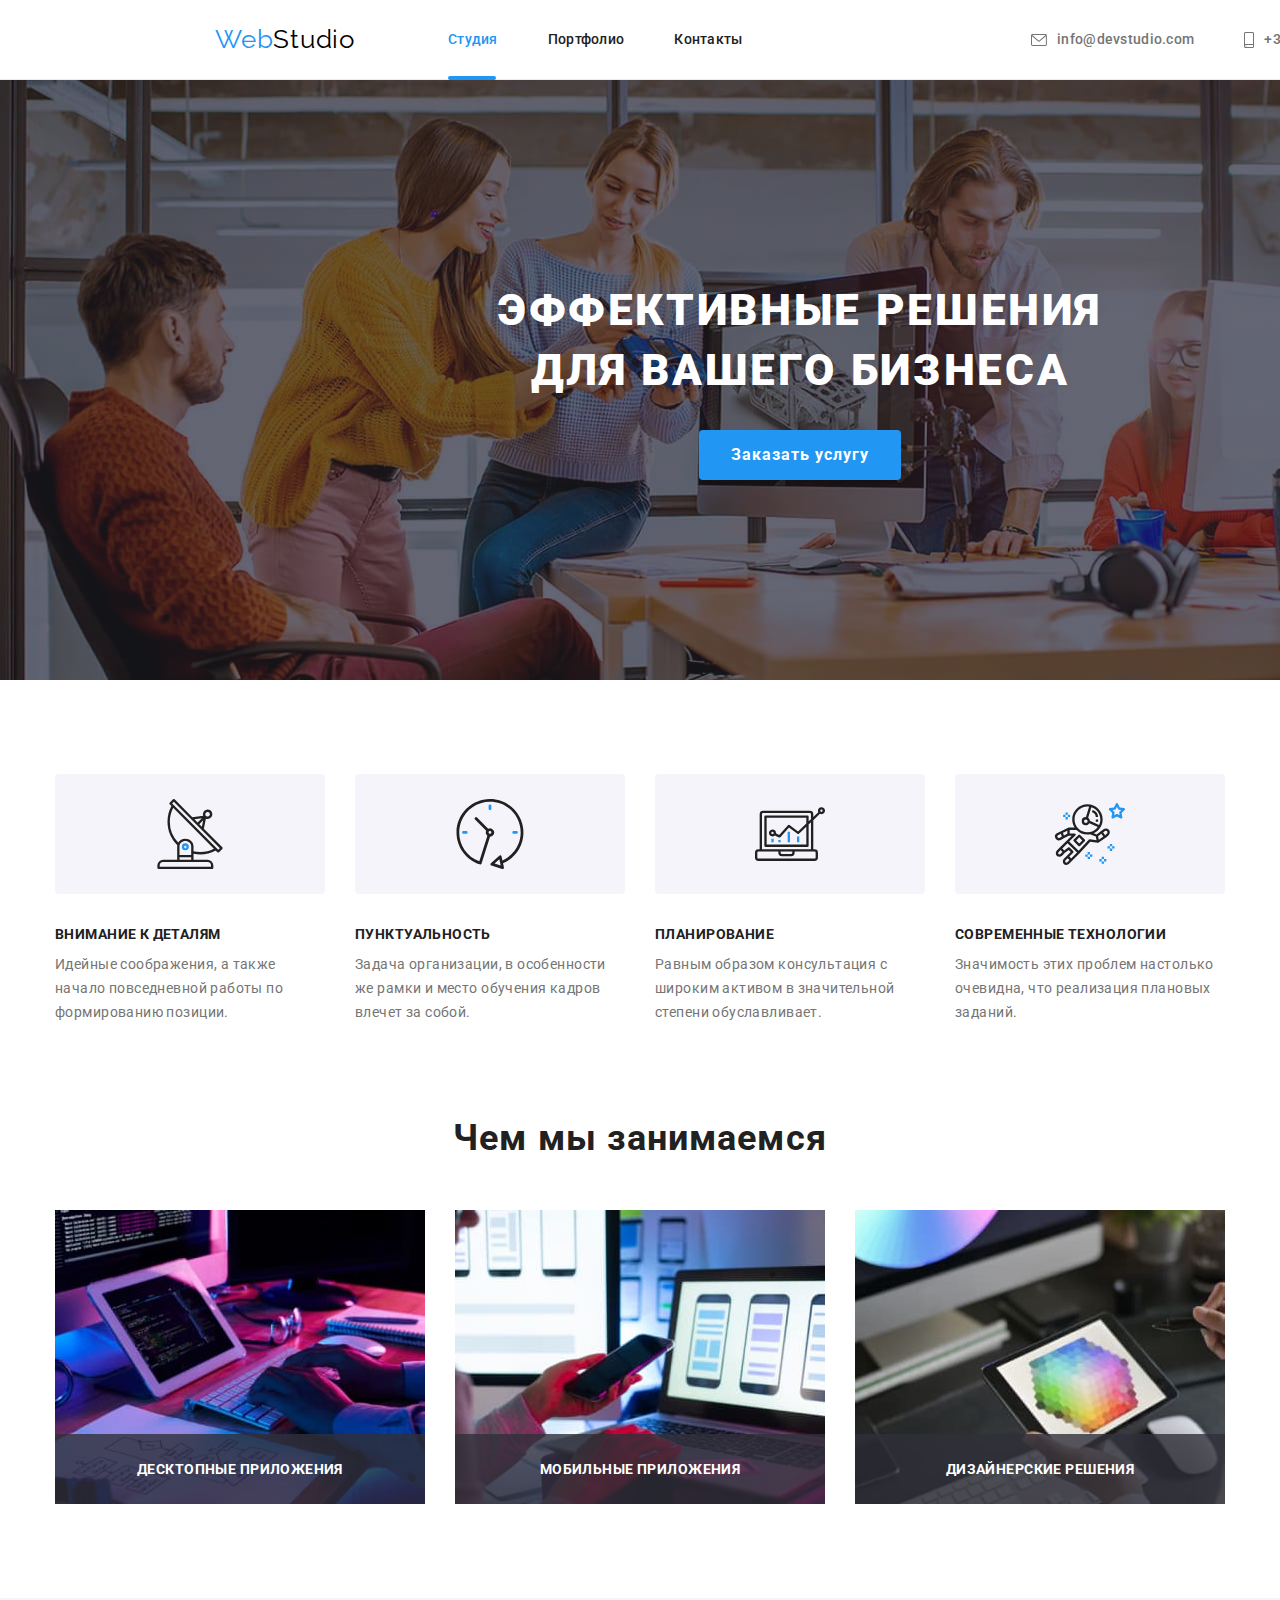
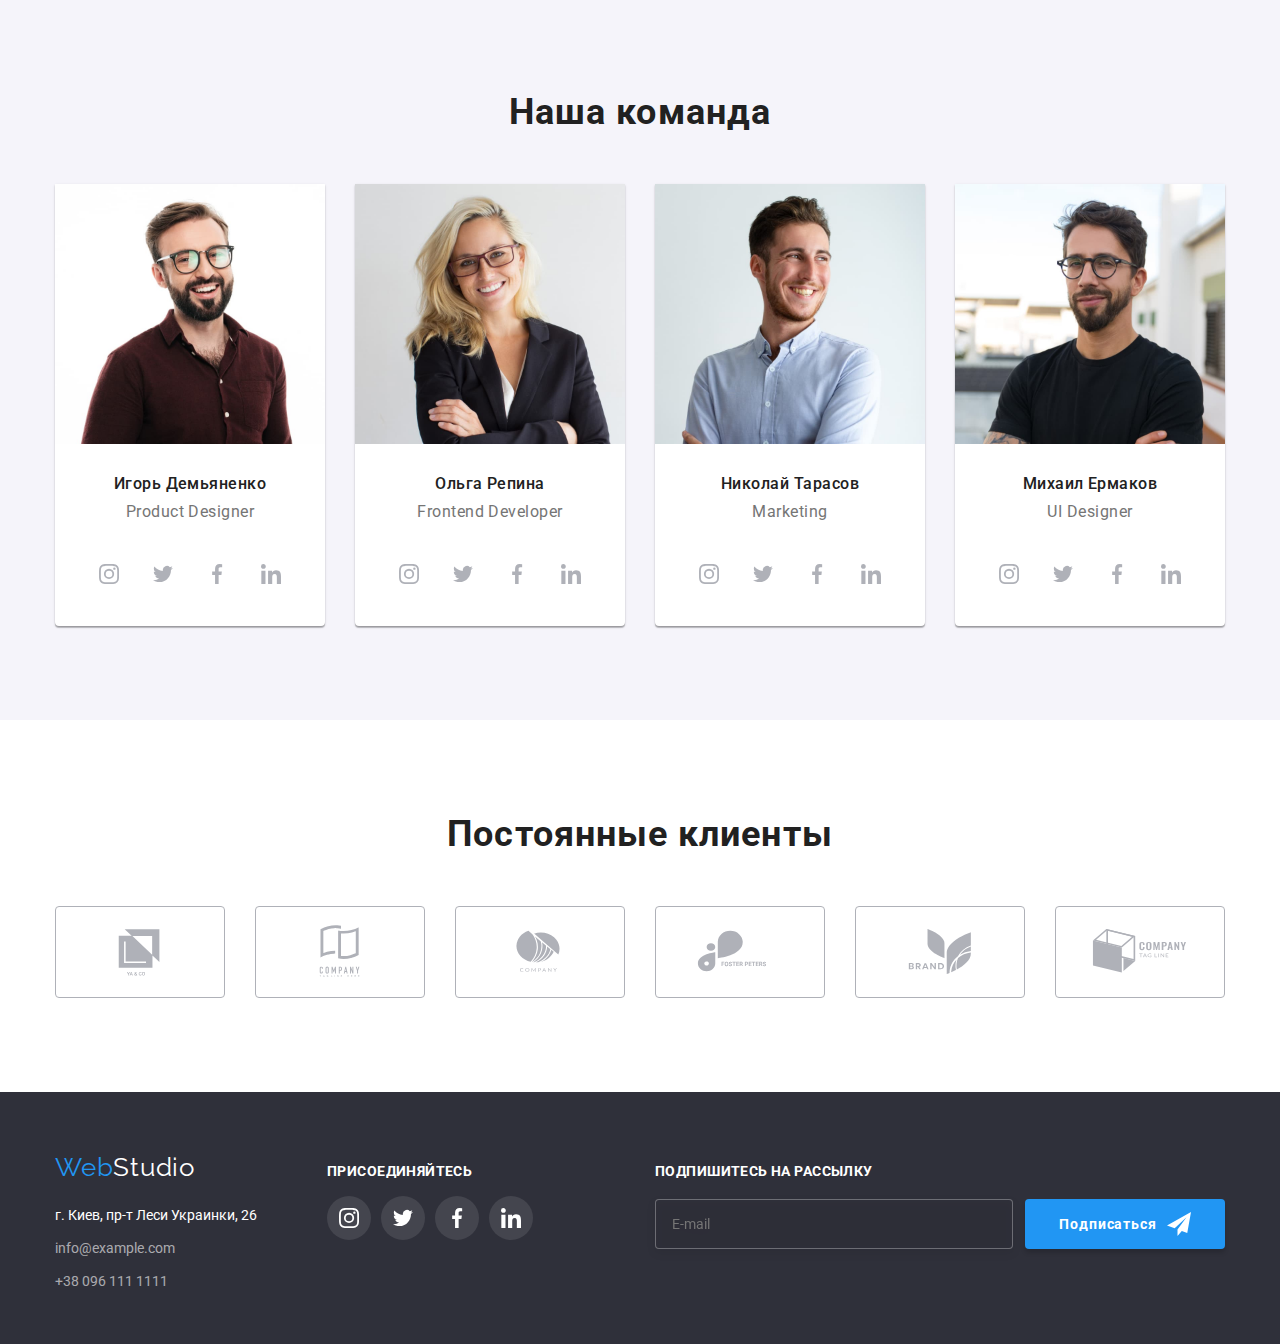
<file: index.html>
<!DOCTYPE html>
<html lang="ru">
<head>
    <meta charset="UTF-8">
    <meta http-equiv="X-UA-Compatible" content="IE=edge">
    <meta name="viewport" content="width=device-width, initial-scale=1.0">
    <title>Web Studio (Version 2.1)</title>
    <link rel="preconnect" href="https://fonts.googleapis.com">
    <link rel="preconnect" href="https://fonts.gstatic.com" crossorigin>
    <link href="https://fonts.googleapis.com/css2?family=Raleway:wght@700&family=Roboto:wght@400;500;700;900&display=swap"
      rel="stylesheet">
       <!--подключение нормализатора-->
    <link rel="stylesheet" href="https://cdnjs.cloudflare.com/ajax/libs/modern-normalize/1.1.0/modern-normalize.min.css">
     
    <link rel="stylesheet" href="./css/styles.css">
    <style>
      a {
        text-decoration: none;
       }
    </style>
</head>

<body>

  <!--Header-->
  <header class="header-container container">
      <div class="container divclass">
            <nav class="navigation">
                <a class="logo" href="./index.html" >Web<span class="logo-color2">Studio</span>
                </a>
                  <ul class="menu">
                      <li class="menu-item">
                        <a href="./index.html"  class="menu-link current" >Студия</a>
                      </li>
                      <li class="menu-item">
                        <a href="./portfolio.html" class="menu-link" >Портфолио</a>
                      </li>
                      <li class="menu-item">
                        <a href="" class="menu-link" >Контакты</a>
                      </li>
                  </ul>
            </nav>

            <ul class="contacts">
              <li class="contact-item">
                  <a class="contact-link" href="mailto:info@devstudio.com">
                    <svg class="contact-img-envelope">
                      <use href="./images/svg/symbol-defs.svg#icon-envelope"></use>
                    </svg> info@devstudio.com
                  </a>
              </li>
            
              <li class="contact-item">
                <a class="contact-link" href="tel:+380961111111">
                  <svg class="contact-img-phone contact-link">
                    <use href="./images/svg/symbol-defs.svg#icon-smartphone"></use>
                  </svg> +38 096 111 11 11
                </a>
              </li>
            </ul>
        </div>

  </header>
  
    <main>
        <!--Hero Section-->
        <section class="container hero-container">
            <h1 class="hero-section-title">Эффективные решения для вашего бизнеса</h1>
            <button type="button" class="main-btn" data-modal-open>Заказать услугу</button>
        </section>

      <!--Fetures-->
      <section class="features-main">
        <ul style="list-style: none;" class="features-section container">
            <li class="features-item">
              <svg class="list-icon">
                <use href="./images/svg/symbol-defs.svg#icon-antenna"></use>
              </svg>
              <h3 class="features-list-item">Внимание к деталям</h3>
              <p class="features-list-text">Идейные соображения, а также начало повседневной работы по формированию позиции.</p>
            </li>

            <li class="features-item">
              <svg class="list-icon">
                <use href="./images/svg/symbol-defs.svg#icon-clock"></use>
              </svg>
              <h3 class="features-list-item">Пунктуальность</h3>
              <p class="features-list-text">Задача организации, в особенности же рамки и место обучения кадров влечет за собой.</p>
            </li>
          
            <li class="features-item">
              <svg class="list-icon">
                <use href="./images/svg/symbol-defs.svg#icon-diagram"></use>
              </svg>
              <h3 class="features-list-item">Планирование</h3>
              <p class="features-list-text">Равным образом консультация с широким активом в значительной степени обуславливает.</p>
            </li>
            
            <li class="features-item">
              <svg class="list-icon">
                <use href="./images/svg/symbol-defs.svg#icon-astronaut"></use>
              </svg>
              <h3 class="features-list-item">Современные технологии</h3>
              <p class="features-list-text">Значимость этих проблем настолько очевидна, что реализация плановых заданий.</p>
            </li>
          </ul>
      </section>

      <!--What we do-->
      <section class="wwd-section">
        <h2 class="wwd-title">Чем мы занимаемся</h2>
          <ul style="list-style: none;" class="container wwd-container">
            <li class="wwd-section-item">
              <p class="wwd-text">Десктопные приложения</p>
              <img src="./images/about_us/box1.jpg" alt="Набор текста на планшете" height="294" width="370">
            </li>

            <li class="wwd-section-item">
              <p class="wwd-text">мобильные приложения</p>
              <img src="./images/about_us/box2.jpg" alt="Набор текста на смартфоне" height="294" width="370">
            </li>

            <li class="wwd-section-item">
              <p class="wwd-text">дизайнерские решения</p>
              <img src="./images/about_us/box3.jpg" alt="Подбор цвета" height="294" width="370">
            </li>
          </ul>
      </section>


      <!--Our Team-->
      <section class="our-team-section">
        <h2 class="our-team-header">Наша команда</h2>
          <ul class="container our-team-container">
            <li class="our-team-item">
                <img src="./images/our_team/img.jpg" alt="Фото Игорь Демьяненко" height="260" width="270">
                <h3 class="our-team-member">Игорь Демьяненко</h3>
                <p class="our-team-profession" lang="en">Product Designer</p>

                  <ul class="socnetwork-list">
                    <li class="socnetwork-item">
                      <a class="socnetwork-icon" href="https://www.instagram.com/" rel="noreferrer noopener">
                        <svg class="socnetwork-icon-link">
                        <use href="./images/svg/symbol-defs.svg#icon-instagram"></use></svg>
                      </a>
                    </li>
                    <li class="socnetwork-item">
                      <a class="socnetwork-icon" href="https://www.twitter.com" rel="noreferrer noopener">
                        <svg class="socnetwork-icon-link">
                        <use href="./images/svg/symbol-defs.svg#icon-twitter"></use></svg>
                      </a>
                    </li>
                    <li class="socnetwork-item">
                      <a class="socnetwork-icon" href="https://facebook.com" rel="noreferrer noopener">
                        <svg class="socnetwork-icon-link">
                        <use href="./images/svg/symbol-defs.svg#icon-facebook"></use></svg>
                      </a>
                    </li>
                    <li class="socnetwork-item">
                      <a class="socnetwork-icon" href="https://linkedin.com" rel="noreferrer noopener">
                        <svg class="socnetwork-icon-link">
                        <use href="./images/svg/symbol-defs.svg#icon-linkedin"></use></svg>
                      </a>
                    </li> 
                  </ul>
              </li>
                            
            <li class="our-team-item">
              <img src="./images/our_team/img1.jpg" alt="Фото Ольга Репина" height="260" width="270">
              <h3 class="our-team-member">Ольга Репина</h3>
              <p class="our-team-profession" lang="en">Frontend Developer</p>

              <ul class="socnetwork-list">
                <li class="socnetwork-item">
                  <a class="socnetwork-icon" href="https://www.instagram.com/" rel="noreferrer noopener">
                    <svg class="socnetwork-icon-link">
                      <use href="./images/svg/symbol-defs.svg#icon-instagram"></use>
                    </svg>
                  </a>
                </li>
                <li class="socnetwork-item">
                  <a class="socnetwork-icon" href="https://www.twitter.com" rel="noreferrer noopener">
                    <svg class="socnetwork-icon-link">
                      <use href="./images/svg/symbol-defs.svg#icon-twitter"></use>
                    </svg>
                  </a>
                </li>
                <li class="socnetwork-item">
                  <a class="socnetwork-icon" href="https://facebook.com" rel="noreferrer noopener">
                    <svg class="socnetwork-icon-link">
                      <use href="./images/svg/symbol-defs.svg#icon-facebook"></use>
                    </svg>
                  </a>
                </li>
                <li class="socnetwork-item">
                  <a class="socnetwork-icon" href="https://linkedin.com" rel="noreferrer noopener">
                    <svg class="socnetwork-icon-link">
                      <use href="./images/svg/symbol-defs.svg#icon-linkedin"></use>
                    </svg>
                  </a>
                </li>
              </ul>
            </li>

            <li class="our-team-item">
              <img src="./images/our_team/img2.jpg" alt="Фото Николай Тарасов" height="260" width="270">
              <h3 class="our-team-member">Николай Тарасов</h3>
              <p class="our-team-profession" lang="en">Marketing</p>

              <ul class="socnetwork-list">
                <li class="socnetwork-item">
                  <a class="socnetwork-icon" href="https://www.instagram.com/" rel="noreferrer noopener">
                    <svg class="socnetwork-icon-link">
                      <use href="./images/svg/symbol-defs.svg#icon-instagram"></use>
                    </svg>
                  </a>
                </li>
                <li class="socnetwork-item">
                  <a class="socnetwork-icon" href="https://www.twitter.com" rel="noreferrer noopener">
                    <svg class="socnetwork-icon-link">
                      <use href="./images/svg/symbol-defs.svg#icon-twitter"></use>
                    </svg>
                  </a>
                </li>
                <li class="socnetwork-item">
                  <a class="socnetwork-icon" href="https://facebook.com" rel="noreferrer noopener">
                    <svg class="socnetwork-icon-link">
                      <use href="./images/svg/symbol-defs.svg#icon-facebook"></use>
                    </svg>
                  </a>
                </li>
                <li class="socnetwork-item">
                  <a class="socnetwork-icon" href="https://linkedin.com" rel="noreferrer noopener">
                    <svg class="socnetwork-icon-link">
                      <use href="./images/svg/symbol-defs.svg#icon-linkedin"></use>
                    </svg>
                  </a>
                </li>
              </ul>
            </li>

            <li class="our-team-item">
              <img src="./images/our_team/img3.jpg" alt="Фото Михаил Ермаков" height="260" width="270">
              <h3 class="our-team-member">Михаил Ермаков</h3>
              <p class="our-team-profession" lang="en">UI Designer</p>

              <ul class="socnetwork-list">
                <li class="socnetwork-item">
                  <a class="socnetwork-icon" href="https://www.instagram.com/" rel="noreferrer noopener">
                    <svg class="socnetwork-icon-link">
                      <use href="./images/svg/symbol-defs.svg#icon-instagram"></use>
                    </svg>
                  </a>
                </li>
                <li class="socnetwork-item">
                  <a class="socnetwork-icon" href="https://www.twitter.com" rel="noreferrer noopener">
                    <svg class="socnetwork-icon-link">
                      <use href="./images/svg/symbol-defs.svg#icon-twitter"></use>
                    </svg>
                  </a>
                </li>
                <li class="socnetwork-item">
                  <a class="socnetwork-icon" href="https://facebook.com" rel="noreferrer noopener">
                    <svg class="socnetwork-icon-link">
                      <use href="./images/svg/symbol-defs.svg#icon-facebook"></use>
                    </svg>
                  </a>
                </li>
                <li class="socnetwork-item">
                  <a class="socnetwork-icon" href="https://linkedin.com" rel="noreferrer noopener">
                    <svg class="socnetwork-icon-link">
                      <use href="./images/svg/symbol-defs.svg#icon-linkedin"></use>
                    </svg>
                  </a>
                </li>
              </ul>
            </li>
            </ul> 
      </section>

      <!--Main Clients-->
      <section>
        <h2 class="section-title clients-title">Постоянные клиенты</h2>
          <ul class="container clients-container">
            <li>
              <a class="clients-link" href="#icon-logo">
                <svg class="clients-img">
                  <use href="./images/svg/symbol-defs.svg#icon-logo1"></use>
                </svg>
              </a>
            </li>
        
            <li>
              <a class="clients-link" href="#icon-logo-1">
                <svg class="clients-img">
                  <use href="./images/svg/symbol-defs.svg#icon-logo2"></use>
                </svg>
              </a>
            </li>
        
            <li>
              <a class="clients-link" href="#icon-logo-2">
                <svg class="clients-img">
                  <use href="./images/svg/symbol-defs.svg#icon-logo3"></use>
                </svg>
              </a>
            </li>
        
            <li>
              <a class="clients-link" href="#icon-logo-3">
                <svg class="clients-img">
                  <use href="./images/svg/symbol-defs.svg#icon-logo4"></use>
                </svg>
              </a>
            </li>
        
            <li>
              <a class="clients-link" href="#icon-logo-4">
                <svg class="clients-img">
                  <use href="./images/svg/symbol-defs.svg#icon-logo5"></use>
                </svg>
              </a>
            </li>
        
            <li>
              <a class="clients-link" href="#icon-logo-5">
                <svg class="clients-img">
                  <use href="./images/svg/symbol-defs.svg#icon-logo6"></use>
                </svg>
              </a>
            </li>
          </ul>
      </section>
    </main>

    
    <!--Footer-->
    <footer class="footer">
      <div class="container footer-container">
            <div class="address-container">
                <div class="footer-logo">
                  <a href="./index.html" class="logo">Web<span class="footer-color2">Studio</span></a>
                </div>
                <address>
                    <ul class=address-list>
                        <li class="link"><a class="address"> г. Киев, пр-т Леси Украинки, 26</a></li>
                        <li class="link"><a class="phone-mail" href="mailto:info@example.com">info@example.com</a></li>
                        <li class="link"><a class="phone-mail" href="tel:+380961111111">+38 096 111 1111</a></li>
                    </ul>
                </address>
            </div>

            <div>
              <h3 class="connect">
                присоединяйтесь
              </h3>
                <ul class="socnetwork-class-footer">
                  <li class="socnetwork-icon-item">
                      <a class="socnetwork-item-footer" href="https://www.instagram.com/" rel="noreferrer noopener">
                      <svg class="socnetwork-icon-footer">
                        <use href="./images/svg/symbol-defs.svg#icon-instagram"></use>
                      </svg>
                      </a>
                  </li>
                  <li class="socnetwork-icon-item">
                    <a class="socnetwork-item-footer" href="https://www.twitter.com" rel="noreferrer noopener">
                    <svg class="socnetwork-icon-footer">
                      <use href="./images/svg/symbol-defs.svg#icon-twitter"></use>
                    </svg>
                    </a>
                  </li>
                  <li class="socnetwork-icon-item">
                    <a class="socnetwork-item-footer" href="https://facebook.com" rel="noreferrer noopener">
                      <svg class="socnetwork-icon-footer">
                        <use href="./images/svg/symbol-defs.svg#icon-facebook"></use>
                      </svg>
                    </a>
                  </li>
                  <li class="socnetwork-icon-item">
                    <a class="socnetwork-item-footer" href="https://linkedin.com" rel="noreferrer noopener">
                      <svg class="socnetwork-icon-footer">
                        <use href="./images/svg/symbol-defs.svg#icon-linkedin"></use>
                      </svg>
                    </a>
                  </li>
                </ul>
            </div>

              <form class="footer-form">
                <p class="footer-form-title">Подпишитесь на рассылку</p>
                  <div class="footer-form-holder">
                    <input type="email" class="footer-form-input" name="user-name" placeholder="E-mail" required>
                      <button type="submit" class="footer-form-btn">Подписаться
                        <svg class="footer-form-icon">
                          <use href="./images/svg/sprite6hw.svg#icon-icon-send"></use>
                        </svg>
                      </button>
                  </div>
              </form>
      </div>
    </footer>

    <!--Backdrop-->
    <div class="backdrop is-hidden" data-modal>
      <div class="modal">
        <div class="icon-position">
          <button type="button" class="modal-close-btn" data-modal-close>
            <svg class="modal-close-icon">
              <use href="./images/svg/modal.svg#icon-Vector"></use>
            </svg>
          </button>
        </div>

          <form action="#" class="modal-form">
            <p class="modal-title">Оставьте свои данные, мы вам перезвоним</p>
            <label class="modal-form-field">
              Имя
              <span class="modal-form-wrapper">
                <input type="text" class="modal-form-input" name="user-name" required minlength="2" pattern="[a-zA-Zа-яёА-ЯЁ]+"
                  title="Имя должно содержать символы кирилицы или латиницы">
                <svg class="modal-icon">
                  <use href="./images/svg/sprite6mw.svg#icon-vector-1"></use>
                </svg>
              </span>
            </label>
            <label class="modal-form-field">
              Телефон
              <span class="modal-form-wrapper">
                <input type="tel" class="modal-form-input" name="user-name" required pattern="[0-9]{3}-[0-9]{3}-[0-9]{2}-[0-9]{2}"
                  title="096-000-00-00">
                <svg class="modal-icon phone-icon">
                  <use href="./images/svg/sprite6mw.svg#icon-vector-2"></use>
                </svg>
              </span>
            </label>
            <label class="modal-form-field">
              Почта
              <span class="modal-form-wrapper">
                <input type="email" class="modal-form-input" name="user-name" required>
                <svg class="modal-icon email-icon">
                  <use href="./images/svg/sprite6mw.svg#icon-vector-3"></use>
                </svg>
              </span>
            </label>
            <label class="modal-form-field">
              Комментарий
              <textarea type="text" class="modal-form-textarea" name="user-message" placeholder="Введите текст"></textarea>
            </label>
            <input type="checkbox" class="modal-form-checkbox visually-hidden" id="accept-policy">
            <label for="accept-policy" class="modal-form-checkbox-label"> Соглашаюсь с рассылкой и принимаю&nbsp
              <a href="#" class="modal-form-link"> Условия договора</a>
            </label>
            <button type="submit" class="modal-form-button">Отправить</button>
          </form>
      </div>
    </div>
    
    <script src="./js/modal.js"></script>

</body>
</html>
</file>
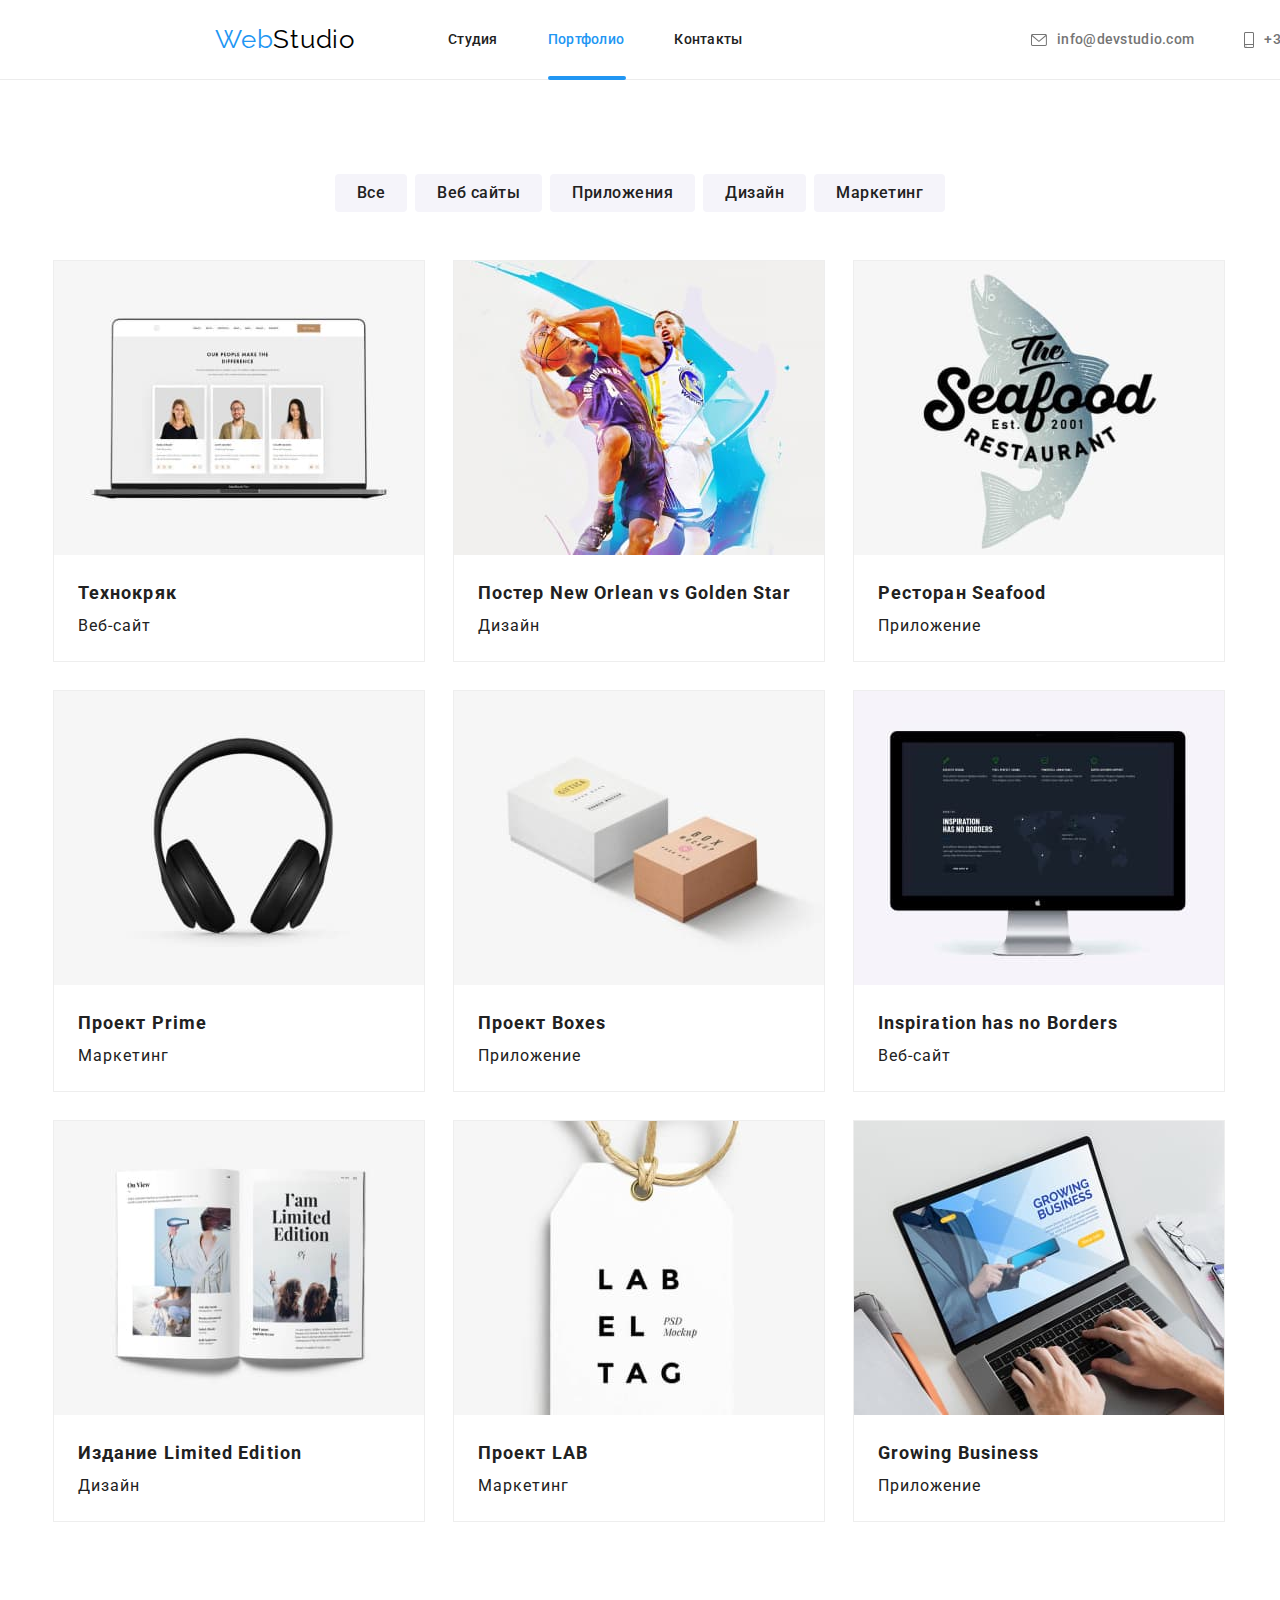
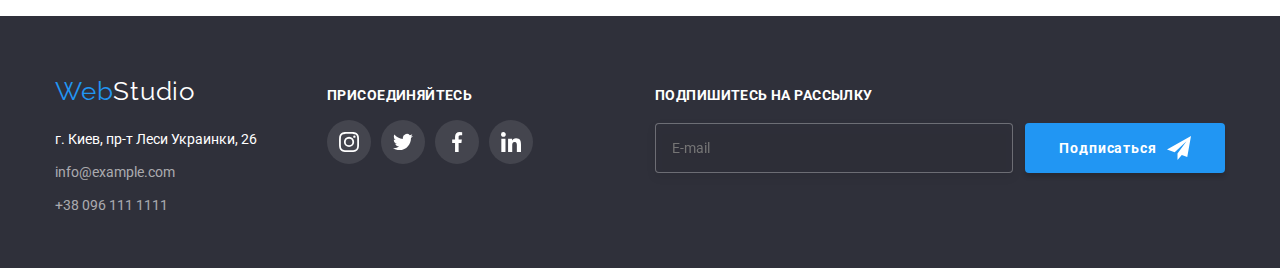
<file: portfolio.html>
<!DOCTYPE html>
<html lang="ru">
<head>
    <meta charset="UTF-8">
    <meta http-equiv="X-UA-Compatible" content="IE=edge">
    <meta name="viewport" content="width=device-width, initial-scale=1.0">
    <title>Portfolio</title>
    <link rel="preconnect" href="https://fonts.googleapis.com">
    <link rel="preconnect" href="https://fonts.gstatic.com" crossorigin>
    <link href="https://fonts.googleapis.com/css2?family=Raleway:wght@700&family=Roboto:wght@400;500;700;900&display=swap"
        rel="stylesheet">
        <!--Подключение нормализатора-->
    <link rel="stylesheet" href="https://cdnjs.cloudflare.com/ajax/libs/modern-normalize/1.1.0/modern-normalize.min.css">
    <link rel="stylesheet" href="./css/styles.css">
    <style>
        a {
            text-decoration: none;
        }
    </style>
</head>
<body>
    
<!--Header-->
    <header class="header-container container ">
        <div class="container divclass">
            <nav class="navigation">
                <a class="logo" href="./index.html">Web<span class="logo-color2">Studio</span></a>
    
                <ul class="menu">
                    <li class="menu-item">
                        <a href="./index.html" class="menu-link">Студия</a>
                    </li>
                    <li class="menu-item">
                        <a href="./portfolio.html" class="menu-link portfolio current">Портфолио</a>
                    </li>
                    <li class="menu-item">
                        <a href="" class="menu-link">Контакты</a>
                    </li>
                </ul>
            </nav>
    
            <ul class="contacts">
                <li class="contact-item">
                    <a class="contact-link" href="mailto:info@devstudio.com">
                        <svg class="contact-img-envelope">
                            <use href="./images/svg/symbol-defs.svg#icon-envelope"></use>
                        </svg> info@devstudio.com
                    </a>
                </li>
            
                <li class="contact-item">
                    <a class="contact-link" href="tel:+380961111111">
                        <svg class="contact-img-phone contact-link">
                            <use href="./images/svg/symbol-defs.svg#icon-smartphone"></use>
                        </svg> +38 096 111 11 11
                    </a>
                </li>
            </ul>
        </div>
    </header>

<!--Portfolio-->
<main class="portfolio-section-container">

<!--Filters-->
    <ul class="container filters-buttons">
        <li class="filters-item">
            <button class="filters-btn" type="button">Все</button></li>
        <li class="filters-item">
            <button class="filters-btn" type="button">Веб сайты</button></li>
        <li class="filters-item">
            <button class="filters-btn" type="button">Приложения</button></li>
        <li class="filters-item">
            <button class="filters-btn" type="button">Дизайн</button></li>
        <li class="filters-item">
            <button class="filters-btn" type="button">Маркетинг</button></li>
    </ul>
<!-- </div> -->

    <!--Projects Portfolio-->
<div class="container">
    <ul class="gallery-container">
        <li class="gallery-item">
            <a href="" class="gallery-link">
                <div class="img-wrapper">
                    <img src="./images/portfolio/img1.jpg" alt="Фото компьютера" width="370" height="294">
                    <p class="overlay-description">Технокряк это современная площадка распространения
                        коронавируса.
                        Компании используют эту платформу для цифрового
                        шпионажа и атак на защищённые сервера конкурентов.
                    </p>
                </div>
                <div class="gallery-description">
                    <h4 class="gallery-style-item">Технокряк</h4>
                    <p class="gallery-style-description">Веб-сайт</p>
                </div>
            </a>
        </li>

        <li class="gallery-item">
            <a href="" class="gallery-link">
                <div class="img-wrapper">
                    <img src="./images/portfolio/img2.jpg" alt="Фото баскетболистов" width="370" height="294">
                    <p class="overlay-description">Технокряк это современная площадка распространения
                        коронавируса.
                        Компании используют эту платформу для цифрового
                        шпионажа и атак на защищённые сервера конкурентов.
                    </p>
                </div>
                <div class="gallery-description">
                    <h4 class="gallery-style-item">Постер New Orlean vs Golden Star</h4>
                    <p class="gallery-style-description">Дизайн</p>
                </div>
            </a>
        </li>

        <li class="gallery-item">
            <a href="" class="gallery-link">
                <div class="img-wrapper">
                    <img src="./images/portfolio/img3.jpg" alt="Эмблема ресторана" width="370" height="294">
                    <p class="overlay-description">Технокряк это современная площадка распространения
                        коронавируса.
                        Компании используют эту платформу для цифрового
                        шпионажа и атак на защищённые сервера конкурентов.
                    </p>
                </div>
                <div class="gallery-description">
                    <h4 class="gallery-style-item">Ресторан Seafood</h4>
                    <p class="gallery-style-description">Приложение</p>
                </div>
            </a>
        </li>

        <li class="gallery-item">
            <a href="" class="gallery-link">
                <div class="img-wrapper">
                    <img src="./images/portfolio/img4.jpg" alt="Фото наушников" width="370" height="294">
                    <p class="overlay-description">Технокряк это современная площадка распространения
                        коронавируса.
                        Компании используют эту платформу для цифрового
                        шпионажа и атак на защищённые сервера конкурентов.
                    </p>
                </div>
                <div class="gallery-description">
                    <h4 class="gallery-style-item">Проект Prime</h4>
                    <p class="gallery-style-description">Маркетинг</p>
                </div>
            </a>
        </li>

        <li class="gallery-item">
            <a href="" class="gallery-link">
                <div class="img-wrapper">
                    <img src="./images/portfolio/img5.jpg" alt="Фото коробок" width="370" height="294">
                    <p class="overlay-description">Технокряк это современная площадка распространения
                        коронавируса.
                        Компании используют эту платформу для цифрового
                        шпионажа и атак на защищённые сервера конкурентов.
                    </p>
                </div>
                <div class="gallery-description">
                    <h4 class="gallery-style-item">Проект Boxes</h4>
                    <p class="gallery-style-description">Приложение</p>
                </div>
            </a>
        </li>
        <li class="gallery-item">
            <a href="" class="gallery-link">
                <div class="img-wrapper">
                    <img src="./images/portfolio/img6.jpg" alt="Фото монитора" width="370" height="294">
                    <p class="overlay-description">Технокряк это современная площадка распространения
                        коронавируса.
                        Компании используют эту платформу для цифрового
                        шпионажа и атак на защищённые сервера конкурентов.
                    </p>
                </div>
                <div class="gallery-description">
                    <h4 class="gallery-style-item">Inspiration has no Borders</h4>
                    <p class="gallery-style-description">Веб-сайт</p>
                </div>
            </a>
        </li>

        <li class="gallery-item">
            <a href="" class="gallery-link">
                <div class="img-wrapper">
                    <img src="./images/portfolio/img7.jpg" alt="Фото книги" width="370" height="294">
                    <p class="overlay-description">Технокряк это современная площадка распространения
                        коронавируса.
                        Компании используют эту платформу для цифрового
                        шпионажа и атак на защищённые сервера конкурентов.
                    </p>
                </div>
                <div class="gallery-description">
                    <h4 class="gallery-style-item">Издание Limited Edition</h4>
                    <p class="gallery-style-description">Дизайн</p>
            </div>
            </a>
        </li>

        <li class="gallery-item">
            <a href="" class="gallery-link">
                <div class="img-wrapper">
                    <img src="./images/portfolio/img8.jpg" alt="Фото аксессуара" width="370" height="294">
                    <p class="overlay-description">Технокряк это современная площадка распространения
                        коронавируса.
                        Компании используют эту платформу для цифрового
                        шпионажа и атак на защищённые сервера конкурентов.
                    </p>
                </div>
                <div class="gallery-description">
                    <h4 class="gallery-style-item">Проект LAB</h4>
                    <p class="gallery-style-description">Маркетинг</p>
                </div>
            </a>
        </li>
        <li class="gallery-item">
            <a href="" class="gallery-link">
                <div class="img-wrapper">
                    <img src="./images/portfolio/img9.jpg" alt="Фото ноутбука" width="370" height="294">
                    <p class="overlay-description">Технокряк это современная площадка распространения
                        коронавируса.
                        Компании используют эту платформу для цифрового
                        шпионажа и атак на защищённые сервера конкурентов.
                    </p>
                </div>
                <div class="gallery-description">
                    <h4 class="gallery-style-item">Growing Business</h4>
                    <p class="gallery-style-description">Приложение</p>
                </div>
            </a>
        </li>
    </ul>
</div>
</main>

<!--Footer-->
<footer class="footer">
    <div class="container footer-container">
        <div class="address-container">
            <div class="footer-logo">
                <a href="./index.html" class="logo">Web<span class="footer-color2">Studio</span></a>
            </div>
            <address>
                <ul class=address-list>
                    <li class="link"><a class="address"> г. Киев, пр-т Леси Украинки, 26</a></li>
                    <li class="link"><a class="phone-mail" href="mailto:info@example.com">info@example.com</a></li>
                    <li class="link"><a class="phone-mail" href="tel:+380961111111">+38 096 111 1111</a></li>
                </ul>
            </address>

        </div>
        <div class="join">
            <h3 class="connect">
                присоединяйтесь
            </h3>
            <ul class="socnetwork-class-footer">
                <li class="socnetwork-icon-item">
                    <a class="socnetwork-item-footer" href="https://www.instagram.com/" rel="noreferrer noopener">
                        <svg class="socnetwork-icon-footer">
                            <use href="./images/svg/symbol-defs.svg#icon-instagram"></use>
                        </svg>
                    </a>
                </li>
                <li class="socnetwork-icon-item">
                    <a class="socnetwork-item-footer" href="https://www.twitter.com" rel="noreferrer noopener">
                        <svg class="socnetwork-icon-footer">
                            <use href="./images/svg/symbol-defs.svg#icon-twitter"></use>
                        </svg>
                    </a>
                </li>
                <li class="socnetwork-icon-item">
                    <a class="socnetwork-item-footer" href="https://facebook.com" rel="noreferrer noopener">
                        <svg class="socnetwork-icon-footer">
                            <use href="./images/svg/symbol-defs.svg#icon-facebook"></use>
                        </svg>
                    </a>
                </li>
                <li class="socnetwork-icon-item">
                    <a class="socnetwork-item-footer" href="https://linkedin.com" rel="noreferrer noopener">
                        <svg class="socnetwork-icon-footer">
                            <use href="./images/svg/symbol-defs.svg#icon-linkedin"></use>
                        </svg>
                    </a>
                </li>
            </ul>
        </div>

        <form class="footer-form">
            <p class="footer-form-title">Подпишитесь на рассылку</p>
            <div class="footer-form-holder">
                <input type="email" class="footer-form-input" name="user-name" placeholder="E-mail" required>
                <button type="submit" class="footer-form-btn">Подписаться
                    <svg class="footer-form-icon">
                        <use href="./images/svg/sprite6hw.svg#icon-icon-send"></use>
                    </svg>
                </button>
            </div>
        </form>
    </div>
</footer>
</body>
</html>
</file>
<file: css/styles.css>
html {
  box-sizing: border-box;
}

*,
*::before,
*::after {
  box-sizing: inherit;
}

body {
  margin: 0;
  font-size: 14px;
  font-family: "Roboto", sans-serif;
}
:root {
  --brand-color: #2196f3;
  --black-color: #000000;
  --white-color: #ffffff;
  --grey-color: #757575;
  --hero-color: rgba(47, 48, 58, 0.4);
  --text-color: #212121;
  --footer-color: #2f303a;
  --button-background-portfolio: #f5f4fa;
  --rectangle-color: #c4c4c4;
  --icon-color: #afb1b8;
}

ul,
ol {
  list-style: none;
  padding: 0;
  margin: 0;
}
h1,
h2,
h3,
h4,
h5,
h6,
p {
  margin-top: 0;
  margin-bottom: 0;
}
img {
  display: block;
}

.visually-hidden {
  position: absolute !important;
  clip: rect(1px 1px 1px 1px); /* IE6, IE7 */
  clip: rect(1px, 1px, 1px, 1px);
  padding: 0 !important;
  border: 0 !important;
  height: 1px !important;
  width: 1px !important;
  overflow: hidden;
}

.container {
  width: 1200px;
  margin: 0 auto;
  padding-left: 15px;
  padding-right: 15px;
}

.header-container {
  display: flex;
  border-bottom: 1px solid #ececec;
  padding: 15px;
  width: 1600px;
  height: 80px;
}
.logo {
  font-family: "Raleway", sans-serif;
  font-size: 26px;
  line-height: 1.19;
  letter-spacing: 0.03em;
  color: var(--brand-color);
}

.logo-color2 {
  color: var(--black-color);
}

.navigation {
  display: flex;
}
.divclass {
  display: flex;
  align-items: center;
  justify-content: space-between;
  /* padding: 0px; */
}

.menu {
  display: flex;
  align-items: center;
  margin-left: 93px;
}

.menu-item:not(:last-child) {
  margin-right: 50px;
}

.menu-item {
  position: relative;
}
.menu-link.current::after {
  content: "";
  position: absolute;
  width: 48px;
  height: 4px;
  left: 0px;
  top: 45px;
  background: var(--brand-color);
  border-radius: 2px;
}

.menu-link.current {
  color: var(--brand-color);
}

.menu-link:hover,
.menu-link:focus {
  color: var(--brand-color);
}

.menu-link {
  font-weight: 500;
  font-size: 14px;
  line-height: 1.14;
  letter-spacing: 0.02em;
  color: var(--text-color);
  transition: color 250ms cubic-bezier(0.4, 0, 0.2, 1);
}

.menu-item.current::after {
  content: "";
  position: absolute;
  width: 48px;
  height: 4px;
  left: 0px;
  top: 45px;

  background: var(--brand-color);
  border-radius: 2px;
}

.site-nav:hover,
.site-nav:focus {
  color: var(--brand-color);
}

/*Contacts*/
.contacts {
  display: flex;
}
.contact-link {
  font-style: normal;
  font-weight: 500;
  font-size: 14px;
  line-height: 1.14;
  letter-spacing: 0.02em;

  display: flex;
  justify-content: center;
  align-items: center;
  color: var(--grey-color);
  transition: color 250ms cubic-bezier(0.4, 0, 0.2, 1);
}

.contact-img-envelope {
  width: 16px;
  height: 12px;
  margin-right: 10px;
  fill: var(--grey-color);
}

.contact-img-phone {
  width: 10px;
  height: 16px;
  margin-right: 10px;
  fill: var(--grey-color);
}

.contact-item {
  display: flex;
  justify-content: center;
  align-content: center;
}

.contact-item:not(:last-child) {
  margin-right: 50px;
}

.contact-link:hover,
.contact-link:focus,
.contact-link:hover .contact-img-envelope,
.contact-link:focus .contact-img-envelope,
.contact-link:hover .contact-img-phone,
.contact-link:focus .contact-img-phone {
  color: var(--brand-color);
  fill: var(--brand-color);
}

/*Portfolio*/
.portfolio {
  position: relative;
}

.portfolio.current::after {
  content: "";
  position: absolute;
  width: 78px;
  height: 4px;
  left: 0px;
  top: 45px;
  background: var(--brand-color);
  border-radius: 2px;
}

/*Hero Section*/
.section-title {
  font-weight: bold;
  font-size: 36px;
  line-height: 1.16;
  text-align: center;
  letter-spacing: 0.03em;
  margin-bottom: 50px;

  color: var(--text-color);
}

.hero-section {
  margin-top: 0px;
  margin-bottom: 0px;
  background-color: var(--hero-color);
  text-align: center;
}
.hero-container {
  display: flex;
  align-items: center;
  flex-direction: column;
  background-image: linear-gradient(
      to right,
      var(--hero-color),
      var(--hero-color)
    ),
    url(../images/hero_background/hero_back.jpg);
  padding-top: 200px;
  padding-bottom: 200px;
  width: 1600px;
}

.hero-section-title {
  width: 700px;
  font-style: normal;
  font-weight: 900;
  font-size: 44px;
  line-height: 60px;
  text-align: center;
  letter-spacing: 0.06em;
  text-transform: uppercase;
  margin-bottom: 30px;
  color: var(--white-color);
}

.button {
  font-weight: 500;
  font-size: 16px;
  line-height: 30px;
  align-items: center;
  text-align: center;
  letter-spacing: 0.06em;
  color: var(--white-color);
  background-color: var(--brand-color);
  border-radius: 4px;
  cursor: pointer;
}
.main-btn {
  text-align: center;
  font-weight: bold;
  font-size: 16px;
  line-height: 30px;
  letter-spacing: 0.06em;
  padding: 10px 32px;
  border: #2196f3;
  color: var(--white-color);
  background: var(--brand-color);
  box-shadow: 0px 4px 4px rgba(0, 0, 0, 0.15);
  border-radius: 4px;
}

.button-color1 {
  font-weight: 500;
  font-size: 16px;
  line-height: 26px;
  text-align: center;
  letter-spacing: 0.03em;
  color: var(--white-color);
  background-color: var(--brand-color);
  border: 0px;
  border-radius: 4px 4px 4px 4px;
  cursor: pointer;
}
.button-color1:hover,
.button-color1:focus {
  font-weight: 500;
  font-size: 16px;
  line-height: 26px;
  text-align: center;
  letter-spacing: 0.03em;
  color: var(--white-color);
  background-color: var(--brand-color);
}

/*Features section*/
.features-item:not(:last-child) {
  margin-right: 30px;
}
.features-main {
  padding-top: 94px;
  padding-bottom: 94px;
}
.features-section {
  display: flex;
  flex-direction: row;
}
.features-list-item {
  font-weight: bold;
  font-size: 14px;
  line-height: 1.14;
  letter-spacing: 0.03em;
  text-transform: uppercase;
  color: var(--text-color);
  margin-bottom: 10px;
}
.features-list-text {
  font-size: 14px;
  line-height: 1.7;
  letter-spacing: 0.03em;
  color: var(--grey-color);
}

.list-icon {
  width: 270px;
  height: 120px;
  background: var(--button-background-portfolio);
  padding-top: 25px;
  padding-bottom: 25px;
  border-radius: 4px;
  margin-bottom: 30px;
}

/*what we do*/
.wwd-title {
  font-weight: bold;
  font-size: 36px;
  line-height: 1.16;
  text-align: center;
  letter-spacing: 0.03em;
  margin-bottom: 50px;
  color: var(--text-color);
}
.wwd-section {
  padding-bottom: 94px;
}
.wwd-container {
  display: flex;
  justify-content: space-between;
}
.wwd-section-item {
  position: relative;
}
.wwd-text {
  position: absolute;
  width: 370px;
  background-color: rgba(47, 48, 58, 0.8);
  left: 0px;
  bottom: 0px;
  font-weight: bold;
  font-size: 14px;
  line-height: 16px;
  text-align: center;
  letter-spacing: 0.03em;
  text-transform: uppercase;
  color: var(--white-color);
  padding-top: 27px;
  padding-bottom: 27px;
}

/*team*/
.our-team-section {
  padding-top: 94px;
  padding-bottom: 94px;
  background-color: #f5f4fa;
}
.our-team-header {
  font-weight: bold;
  font-size: 36px;
  line-height: 1.16;
  text-align: center;
  letter-spacing: 0.03em;
  margin-bottom: 50px;
  color: var(--text-color);
}
.our-team-container {
  display: flex;
  justify-content: space-between;
}
.our-team-item {
  text-align: center;
  background-color: var(--white-color);
  box-shadow: 0px 1px 3px rgba(0, 0, 0, 0.12), 0px 1px 1px rgba(0, 0, 0, 0.14),
    0px 2px 1px rgba(0, 0, 0, 0.2);
  border-radius: 0px 0px 4px 4px;
}
.our-team-member {
  font-weight: 500;
  font-size: 16px;
  line-height: 19px;
  text-align: center;
  color: var(--text-color);
  letter-spacing: 0.03em;
  padding-top: 30px;
  margin-bottom: 10px;
}
.our-team-profession {
  font-size: 16px;
  line-height: 1.18;
  letter-spacing: 0.03em;
  color: var(--grey-color);
  padding-bottom: 30px;
}

/*team*/

.socnetwork-list {
  display: flex;
  align-items: center;
  margin-bottom: 30px;
  justify-content: center;
}

.socnetwork-item:not(:last-child) {
  margin-right: 10px;
}

.socnetwork-icon:hover,
.socnetwork-icon:focus,
.socnetwork-icon:hover .socnetwork-icon-link,
.socnetwork-icon:focus .socnetwork-icon-link {
  fill: var(--white-color);
  background-color: var(--brand-color);
}

.socnetwork-icon {
  display: flex;
  align-items: center;
  justify-content: center;
  border-radius: 50%;
  width: 44px;
  height: 44px;
  background-color: var(--white-color);

  transition: background-color 250ms cubic-bezier(0.4, 0, 0.2, 1),
    fill 250ms cubic-bezier(0.4, 0, 0.2, 1);
}

.socnetwork-icon-link {
  width: 20px;
  height: 20px;
  align-items: center;
  justify-content: center;
  display: flex;
  fill: #afb1b8;
}

/*Main Clients*/

.clients-link {
  display: flex;
  justify-content: center;
  align-items: center;
  border: 1px solid #afb1b8;
  border-radius: 4px;
  width: 170px;
  height: 92px;
  transition: border-color 250ms cubic-bezier(0.4, 0, 0.2, 1);
}

.clients-link:hover,
.clients-link:focus,
.clients-link:hover .clients-img,
.clients-link:focus .clients-img {
  fill: var(--brand-color);
  color: var(--brand-color);
  border-color: var(--brand-color);
}

.clients-container {
  display: flex;
  justify-content: space-between;
  align-items: center;
  padding-bottom: 94px;
}

.clients-img {
  width: 106px;
  height: 60px;
  fill: #afb1b8;
  transition: fill 250ms cubic-bezier(0.4, 0, 0.2, 1);
}

.clients-title {
  padding-top: 94px;
}

/*Projects*/
.filters-container {
  display: flex;
  justify-content: center;
  margin-bottom: 50px;
}
.filters-buttons {
  display: flex;
  flex-direction: row;
  justify-content: center;
  margin-top: 94px;
  margin-bottom: 50px;
}
.filters-item:not(:last-child) {
  margin-right: 8px;
}

.portfolio-container {
  display: flex;
  margin: 0px;
}
.portfolio-section {
  margin-top: 94px;
}
.gallery-container {
  display: flex;
  flex-wrap: wrap;
  margin-top: -30px;
  margin-left: -30px;
  margin-bottom: 94px;
}
.gallery-item {
  margin-top: 28px;
  margin-left: 28px;
  border: 1px solid #eeeeee;
}

.gallery-link:hover .overlay-description,
.gallery-link:focus .overlay-description {
  transform: translateY(0%);
}

.gallery-link:hover,
.gallery-link:focus {
  box-shadow: 0px 1px 1px rgba(0, 0, 0, 0.12), 0px 4px 4px rgba(0, 0, 0, 0.06),
    1px 4px 6px rgba(0, 0, 0, 0.16);
}

.gallery-item:nth-child(7) {
  margin-bottom: 0px;
}

.gallery-item:nth-child(8) {
  margin-bottom: 0px;
}

.gallery-item:nth-child(9) {
  margin-bottom: 0px;
}

.gallery-item:hover,
.gallery-item:focus {
  box-shadow: 0px 1px 1px rgba(0, 0, 0, 0.12), 0px 4px 4px rgba(0, 0, 0, 0.06),
    1px 4px 6px rgba(0, 0, 0, 0.16);
}
.gallery-description {
  padding: 20px 24px;
}

.gallery-style-item {
  font-size: 18px;
  line-height: 36px;
  letter-spacing: 0.06em;
  color: var(--text-color);
}
.gallery-style-description {
  font-weight: normal;
  font-size: 16px;
  line-height: 30px;
  letter-spacing: 0.06em;
  color: var(--text-color);
}

/*Overlay*/

.overlay-description {
  position: absolute;
  width: 100%;
  height: 100%;
  background: rgba(33, 150, 243, 0.9);
  font-weight: normal;
  font-size: 18px;
  line-height: 1.5;
  letter-spacing: 0.03em;
  color: var(--white-color);
  top: 0;
  left: 0;
  padding: 63px 24px;
  overflow: auto;

  transform: translateY(100%);
  transition: transform 250ms cubic-bezier(0.4, 0, 0.2, 1);
}
.img-wrapper {
  position: relative;
  overflow: hidden;
}
.gallery-link {
  display: block;
}

.filters-btn {
  font-family: inherit;
  left: 576px;
  top: 174px;
  background: #f5f4fa;
  border-radius: 4px;
  border: var(--brand-color);
  font-weight: 500;
  font-size: 16px;
  line-height: 1.62;
  text-align: center;
  letter-spacing: 0.03em;
  color: var(--text-color);
  padding: 6px 22px;
  cursor: pointer;
  transition: background 250ms cubic-bezier(0.4, 0, 0.2, 1),
    color 250ms cubic-bezier(0.4, 0, 0.2, 1);
}
.filters-btn:hover,
.filters-btn:focus {
  color: var(--white-color);
  background-color: var(--brand-color);
  box-shadow: 0px 3px 1px rgba(0, 0, 0, 0.1), 0px 1px 2px rgba(0, 0, 0, 0.08),
    0px 2px 2px rgba(0, 0, 0, 0.12);
  border-radius: 4px;
}

/*Footer*/
.footer {
  display: flex;
  background-color: #2f303a;
  margin: 0px auto;
  padding-top: 60px;
  padding-bottom: 60px;
  height: 252px;
}

.footer-style {
  display: flex;
}
.footer-logo {
  font-family: "Raleway", sans-serif;
  font-size: 26px;
  line-height: 1.19;
  letter-spacing: 0.03em;

  color: var(--brand-color);
  margin-bottom: 20px;
}
.footer-container {
  display: flex;
  align-items: baseline;
}

.footer-color2 {
  color: var(--white-color);
}

.link:not(:last-child) {
  margin-bottom: 9px;
}
.address-list {
  padding-left: 0px;
}
.address {
  font-style: normal;
  font-weight: normal;
  font-size: 14px;
  line-height: 24px;
  color: var(--white-color);
  transition: color 250ms cubic-bezier(0.4, 0, 0.2, 1);
}

.address:hover,
.address:focus {
  color: var(--brand-color);
}
.address-container {
  margin-right: 70px;
}

.phone {
  display: flex;
  align-items: center;
  font-style: normal;
  padding-left: 10px;
  font-size: 14px;
  line-height: 24px;
  color: var(--grey-color);
}

.phone:hover,
.phone:focus {
  color: var(--brand-color);
  fill: var(--brand-color);
}

.mail {
  display: flex;
  flex-direction: row;
  align-items: center;
  padding-left: 10px;
  font-style: normal;
  font-size: 14px;
  line-height: 24px;
  color: var(--grey-color);
}

.mail:hover,
.mail:focus {
  color: var(--brand-color);
  fill: var(--brand-color);
}

.phone-mail {
  display: flex;
  align-items: center;
  font-style: normal;
  font-size: 14px;
  line-height: 24px;
  color: rgba(255, 255, 255, 0.6);
  transition: color 250ms cubic-bezier(0.4, 0, 0.2, 1);
}

.phone-mail:hover,
.phone-mail:focus {
  color: var(--brand-color);
}

.connect {
  font-weight: bold;
  font-size: 14px;
  line-height: 1.14;
  letter-spacing: 0.03em;
  text-transform: uppercase;
  color: var(--white-color);
  display: inline;
}
.socnetwork-class-footer {
  display: flex;
  align-items: center;
  margin-top: 16px;
  padding-bottom: 30px;
  justify-content: center;
}

.socnetwork-icon-item:not(:last-child) {
  margin-right: 10px;
}
.socnetwork-item-footer {
  display: flex;
  align-items: center;
  justify-content: center;
  border-radius: 50%;
  width: 44px;
  height: 44px;
  background-color: rgba(255, 255, 255, 0.1);
  transition: background-color 250ms cubic-bezier(0.4, 0, 0.2, 1);
}
.socnetwork-icon-footer {
  width: 20px;
  height: 20px;
  align-items: center;
  justify-content: center;
  display: flex;
  fill: var(--white-color);
  transition: fill 250ms cubic-bezier(0.4, 0, 0.2, 1);
}

.socnetwork-item-footer:hover,
.socnetwork-item-footer:focus,
.socnetwork-item-footer:hover .socnetwork-icon-footer,
.socnetwork-item-footer:focus .socnetwork-icon-footer {
  fill: var(--white-color);
  background-color: var(--brand-color);
}

/*Backdrop*/
.backdrop {
  position: fixed;
  top: 0;
  left: 0;
  width: 100vw;
  height: 100vh;
  background: rgba(0, 0, 0, 0.2);
  opacity: 1;
  visibility: visible;
  pointer-events: auto;
  transition: opacity 250ms linear, visibility 250ms linear;
}

.modal {
  position: absolute;
  left: 50%;
  top: 50%;
  width: 528px;
  height: 581px;
  background-color: var(--white-color);
  transform: translate(-50%, -50%);
}

.icon-position {
  position: relative;
}

.modal-close-btn {
  position: absolute;
  top: 8px;
  right: 8px;
  fill: var(--black-color);
  width: 30px;
  height: 30px;
  background: transparent;
  border: 1px solid rgba(0, 0, 0, 0.1);
  border-radius: 50%;
  padding: 0;
  cursor: pointer;
}

.modal-close-icon {
  position: absolute;
  right: 9px;
  top: 9px;
  width: 11px;
  height: 11px;
}

.modal-close-btn:hover .modal-close-icon,
.modal-close-btn:focus .modal-close-icon {
  fill: var(--brand-color);
}

.is-hidden {
  opacity: 0;
  visibility: hidden;
  pointer-events: none;
}

.modal-title {
  font-style: normal;
  font-weight: 700;
  text-align: center;
  font-size: 20px;
  line-height: 23px;
  text-align: center;
  letter-spacing: 0.03em;
  color: var(--text-color);
  margin-bottom: 12px;
}

.modal-form {
  padding: 40px;
  display: flex;
  flex-direction: column;
}

.modal-form-input {
  width: 100%;
  border: 1px solid rgba(33, 33, 33, 0.2);
  box-sizing: border-box;
  border-radius: 4px;
  height: 40px;
  padding-left: 42px;
  transition: border-color 250ms cubic-bezier(0.4, 0, 0.2, 1);
}
.modal-form-input:focus,
.modal-form-input:hover {
  outline: none;
  border-color: var(--brand-color);
}

.modal-form-input:focus + .modal-icon,
.modal-form-input:hover + .modal-icon {
  fill: var(--brand-color);
}

.modal-form-field {
  font-weight: normal;
  font-size: 12px;
  line-height: 14px;
  letter-spacing: 0.01em;
  color: var(--grey-color);
  margin-bottom: 10px;
}

.modal-icon {
  width: 12px;
  height: 12px;
  fill: var(--text-color);

  position: absolute;
  left: 15px;
  top: 50%;

  transform: translateY(-50%);
  transition: fill 250ms cubic-bezier(0.4, 0, 0.2, 1);
}

.modal-form-wrapper {
  position: relative;
  margin-top: 4px;
  display: block;
}

.phone-icon {
  width: 13px;
  height: 13px;
}

.email-icon {
  width: 15px;
  height: 12px;
}

.modal-form-textarea {
  width: 100%;
  height: 120px;
  margin-top: 4px;
  border: 1px solid rgba(33, 33, 33, 0.2);
  box-sizing: border-box;
  border-radius: 4px;
  resize: none;
  padding: 12px 16px;
  transition: border-color 250ms cubic-bezier(0.4, 0, 0.2, 1);
}

.modal-form-textarea:focus,
.modal-form-textarea:hover {
  outline: none;
  border-color: var(--brand-color);
}

.modal-form-textarea::placeholder {
  color: #75757580;
}

.modal-form-checkbox-label::before {
  display: block;
  content: "";
  width: 16px;
  height: 15px;
  border-radius: 2px;
  cursor: pointer;
  border: 2px solid #212121;
}

.modal-form-checkbox:checked + .modal-form-checkbox-label::before {
  background-image: url(../images/svg/iconcheck.svg);
  background-color: var(--brand-color);
  background-position: center;
  background-repeat: no-repeat;
  background-origin: padding-box;
  border: none;
}

.modal-form-checkbox:focus + .modal-form-checkbox-label::before {
  border-color: var(--brand-color);
}

.modal-form-checkbox-label {
  display: flex;
  font-weight: normal;
  font-size: 14px;
  line-height: 24px;
  letter-spacing: 0.03em;
  color: var(--grey-color);
  align-items: center;
  margin-bottom: 30px;
}

.modal-form-button {
  width: 200px;
  height: 50px;
  margin-left: auto;
  margin-right: auto;
  font-weight: bold;
  font-size: 16px;
  line-height: 30px;
  color: var(--white-color);
  letter-spacing: 0.06em;
  border: transparent;
  background: #2196f3;
  box-shadow: 0px 4px 4px rgba(0, 0, 0, 0.15);
  border-radius: 4px;
  cursor: pointer;
}

.modal-form-button:hover,
.modal-form-button:focus {
  background: #188ce8;
}

::before {
  margin-right: 8px;
}

.modal-form-link {
  color: var(--brand-color);
  text-decoration: underline;
}

.footer-form {
  margin-left: auto;
}

.footer-form-title {
  font-weight: bold;
  font-size: 14px;
  line-height: 16px;
  letter-spacing: 0.03em;
  text-transform: uppercase;

  color: var(--white-color);

  margin-bottom: 20px;
}

.footer-form-input {
  width: 358px;
  height: 50px;
  border: 1px solid rgba(255, 255, 255, 0.3);
  box-sizing: border-box;
  filter: drop-shadow(0px 4px 4px rgba(0, 0, 0, 0.15));
  border-radius: 4px;
  background-color: var(--hero-color);
  padding-left: 16px;
  color: var(--white-color);
}

.footer-form-btn {
  display: flex;
  width: 200px;
  height: 50px;
  background-color: var(--brand-color);
  box-shadow: 0px 4px 4px rgba(0, 0, 0, 0.15);
  border-radius: 4px;
  border: transparent;
  align-items: center;
  text-align: center;
  justify-content: center;
  letter-spacing: 0.06em;
  font-weight: bold;
  color: var(--white-color);
  margin-left: 12px;
  cursor: pointer;
}

.footer-form-icon {
  width: 24px;
  height: 24px;
  margin-left: 10px;
}

.footer-form-holder {
  display: flex;
  justify-content: space-between;
}
</file>
